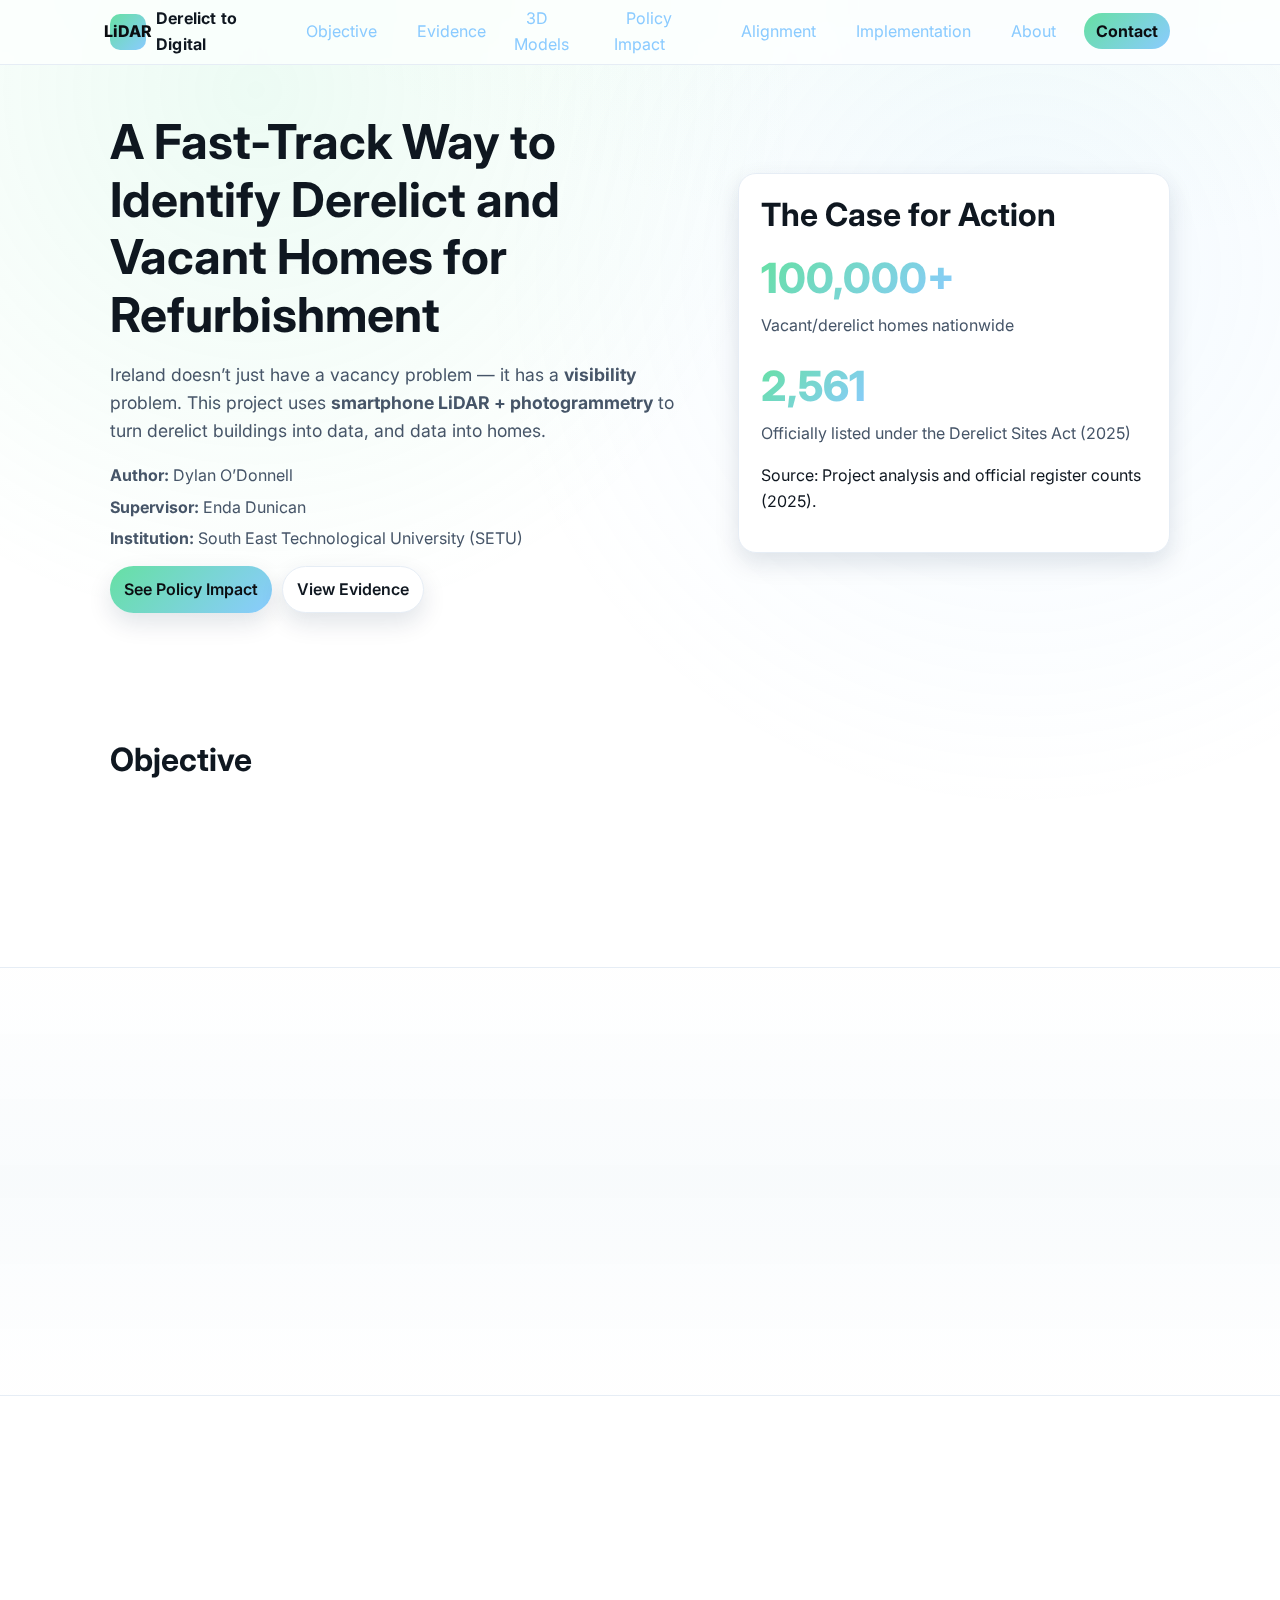
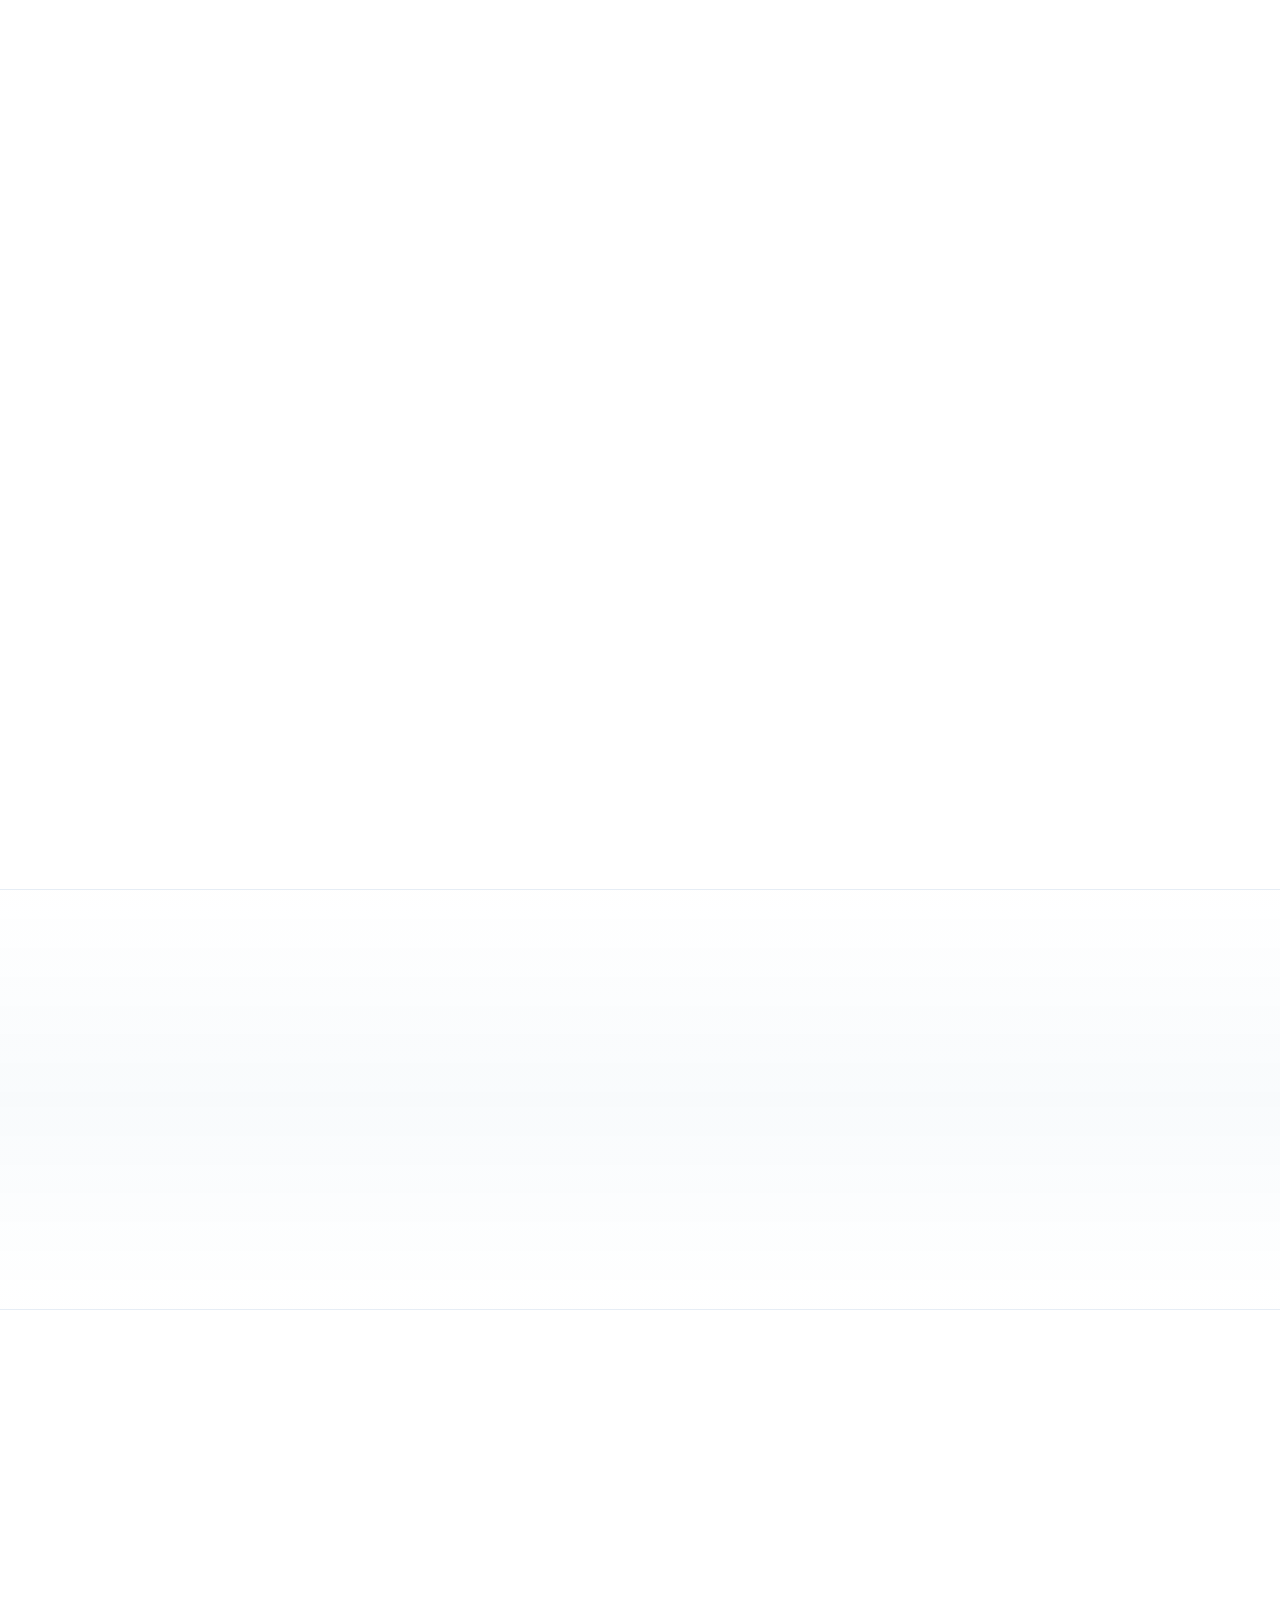
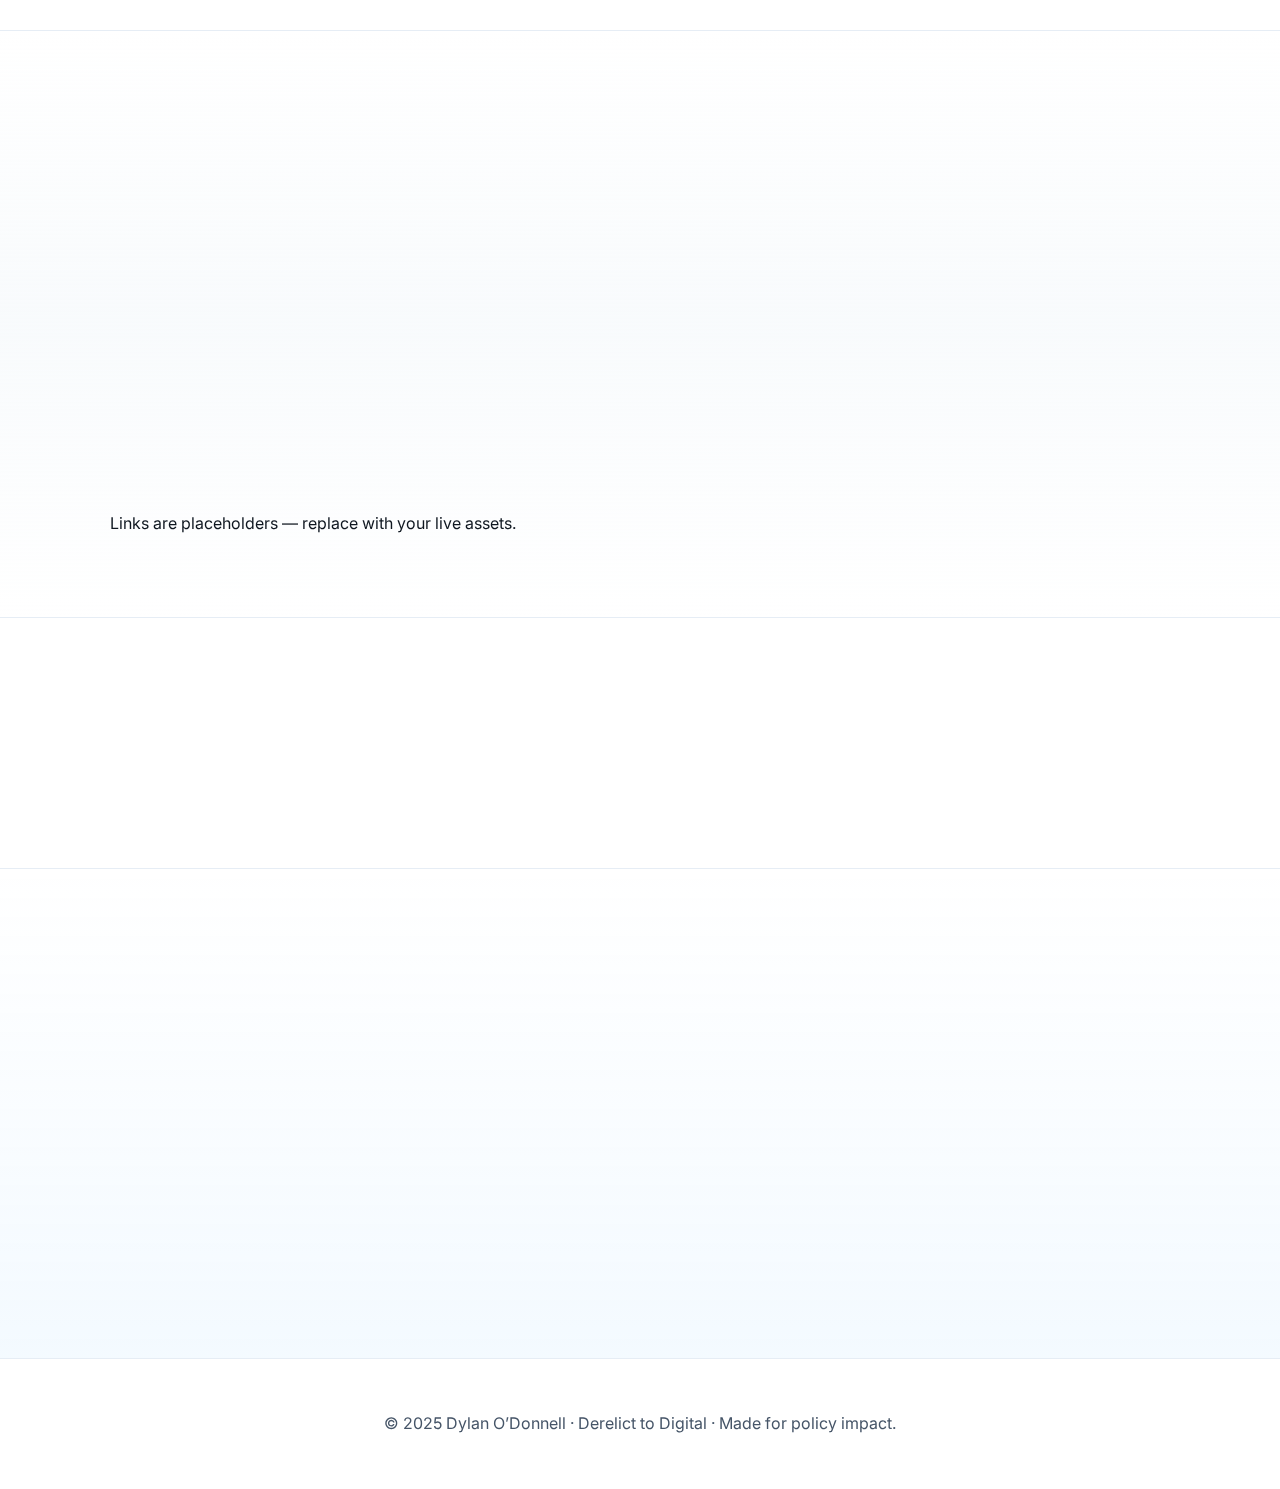
<file: index.html>
<!DOCTYPE html>
<html lang="en">
<head>
  <meta charset="utf-8" />
  <meta name="viewport" content="width=device-width, initial-scale=1" />
  <title>A Fast-Track Way to Identify Derelict and Vacant Homes</title>
  <meta name="description" content="Smartphone LiDAR + photogrammetry for a national dereliction database, tax reform, and local authority enforcement." />
  <link rel="preconnect" href="https://fonts.googleapis.com">
  <link rel="preconnect" href="https://fonts.gstatic.com" crossorigin>
  <link href="https://fonts.googleapis.com/css2?family=Inter:wght@400;600;700&display=swap" rel="stylesheet">
  <link rel="stylesheet" href="styles.css" />
</head>
<body>
  <a class="skip-link" href="#main">Skip to content</a>

  <header class="site-header">
    <div class="container header-inner">
      <a class="brand" href="#top" aria-label="Home">
        <span class="brand-badge" aria-hidden="true">LiDAR</span>
        <span class="brand-text">Derelict to Digital</span>
      </a>
      <nav class="site-nav" aria-label="Primary">
        <button class="nav-toggle" aria-expanded="false" aria-controls="mainmenu" aria-label="Open menu">Menu</button>
        <ul id="mainmenu" class="menu">
          <li><a href="#objective">Objective</a></li>
          <li><a href="#evidence">Evidence</a></li>
          <li><a href="#models">3D Models</a></li>
          <li><a href="#policy-impact">Policy Impact</a></li>
          <li><a href="#alignment">Alignment</a></li>
          <li><a href="#implementation">Implementation</a></li>
          <li><a href="#about">About</a></li>
          <li><a class="cta" href="#contact">Contact</a></li>
        </ul>
      </nav>
    </div>
  </header>

  <main id="main">
    <!-- HERO -->
    <section id="top" class="section hero">
      <div class="container hero-grid">
        <div class="hero-copy reveal">
          <h1>A Fast-Track Way to Identify Derelict and Vacant Homes for Refurbishment</h1>
          <p class="lede">
            Ireland doesn’t just have a vacancy problem — it has a <strong>visibility</strong> problem.
            This project uses <strong>smartphone LiDAR + photogrammetry</strong> to turn derelict buildings into data,
            and data into homes.
          </p>
          <div class="hero-meta">
            <span><strong>Author:</strong> Dylan O’Donnell</span>
            <span><strong>Supervisor:</strong> Enda Dunican</span>
            <span><strong>Institution:</strong> South East Technological University (SETU)</span>
          </div>
          <div class="hero-actions">
            <a class="btn primary" href="#policy-impact">See Policy Impact</a>
            <a class="btn" href="#evidence">View Evidence</a>
          </div>
        </div>
        <div class="hero-card reveal" aria-label="Key metrics">
          <h2 class="card-title">The Case for Action</h2>
          <ul class="stat-list">
            <li>
              <span class="stat">100,000+</span>
              <span class="label">Vacant/derelict homes nationwide</span>
            </li>
            <li>
              <span class="stat">2,561</span>
              <span class="label">Officially listed under the Derelict Sites Act (2025)</span>
            </li>
          </ul>
          <p class="fine-print">Source: Project analysis and official register counts (2025).</p>
        </div>
      </div>
      <div class="hero-ornament" aria-hidden="true"></div>
    </section>

    <!-- OBJECTIVE -->
    <section id="objective" class="section">
      <div class="container">
        <h2 class="reveal">Objective</h2>
        <p class="reveal">
          Test whether <strong>iPhone LiDAR</strong> and <strong>photogrammetry</strong> can create accurate, low-cost 3D models
          of derelict buildings suitable for local authority assessment, enforcement under the <em>Derelict Sites Act (1990)</em>,
          and a Revenue-administered <strong>Derelict Sites Tax</strong> within a unified national database.
        </p>
        <div class="pillbar reveal">
          <span class="pill">Local Authority Assessment</span>
          <span class="pill">Derelict Sites Act Evidence</span>
          <span class="pill">Revenue Tax Roll-out</span>
          <span class="pill">National Database</span>
        </div>
      </div>
    </section>

    <!-- EVIDENCE -->
    <section id="evidence" class="section alt">
      <div class="container">
        <div class="grid-2">
          <div class="reveal">
            <h2>Evidence & Findings</h2>
            <p>
              Interior scans were conducted on a derelict property (Carlow test site) using smartphone LiDAR and photogrammetry.
              Outputs were compared with professional survey data and evaluated for accuracy, cost, and usability.
            </p>
            <ul class="checklist">
              <li>Generate <strong>textured 3D model</strong></li>
              <li>Export <strong>digital floor plan</strong></li>
              <li>Compare against <strong>professional survey</strong></li>
              <li>Assess <strong>accuracy, cost, and speed</strong></li>
            </ul>
          </div>
          <div class="table-wrap reveal" role="region" aria-label="Technical comparison">
            <table class="compare">
              <caption class="sr-only">Traditional vs LiDAR comparison</caption>
              <thead>
                <tr>
                  <th scope="col">Metric</th>
                  <th scope="col">Traditional Survey</th>
                  <th scope="col">LiDAR</th>
                </tr>
              </thead>
              <tbody>
                <tr>
                  <th scope="row">Time</th>
                  <td>1–2 days</td>
                  <td>1–2 hours</td>
                </tr>
                <tr>
                  <th scope="row">Cost</th>
                  <td>€800–€1,500</td>
                  <td>€0–€20</td>
                </tr>
                <tr>
                  <th scope="row">Accuracy</th>
                  <td>~99%</td>
                  <td>97–99%</td>
                </tr>
              </tbody>
            </table>
            <p class="note">Result: ~10× faster at ~90% lower cost with comparable accuracy.</p>
          </div>
        </div>
      </div>
    </section>

    <!-- MODELS (Sketchfab Embeds) -->
    <section id="models" class="section">
      <div class="container">
        <h2 class="reveal">Interactive 3D Models</h2>
        <p class="reveal">Explore real outputs from the project. Use your mouse or touch to orbit, pan, and zoom.</p>
        <div class="model-grid">
          <figure class="model-card reveal">
            <div class="sketchfab-embed" data-title="Bungalow (Carlow) — Derelict LiDAR (textured)" data-uid="3fa92844458744bf92fb8fab2516700c">
              <iframe title="Bungalow (Carlow) — Derelict LiDAR (textured)"
                      src="https://sketchfab.com/models/3fa92844458744bf92fb8fab2516700c/embed?autostart=1&ui_theme=dark&camera=0&dnt=1"
                      allow="autoplay; fullscreen; xr-spatial-tracking"
                      xr-spatial-tracking
                      execution-while-out-of-viewport
                      execution-while-not-rendered
                      web-share
                      loading="lazy"></iframe>
            </div>
            <figcaption>Bungalow (Carlow) — Derelict LiDAR (textured)</figcaption>
          </figure>

          <figure class="model-card reveal">
            <div class="sketchfab-embed" data-title="Interior Scan — Untextured LiDAR" data-uid="1d1c884f11874e12a8eb35aa3c4c6e9b">
              <iframe title="Interior Scan — Untextured LiDAR"
                      src="https://sketchfab.com/models/1d1c884f11874e12a8eb35aa3c4c6e9b/embed?autostart=1&ui_theme=dark&camera=0&dnt=1"
                      allow="autoplay; fullscreen; xr-spatial-tracking"
                      xr-spatial-tracking
                      execution-while-out-of-viewport
                      execution-while-not-rendered
                      web-share
                      loading="lazy"></iframe>
            </div>
            <figcaption>Interior Scan — Untextured LiDAR</figcaption>
          </figure>
        </div>
      </div>
    </section>

    <!-- WORKFLOW -->
    <section id="workflow" class="section">
      <div class="container">
        <h2 class="reveal">Smartphone LiDAR Workflow</h2>
        <ol class="workflow reveal">
          <li><strong>Locate</strong> – Identify a derelict or vacant property</li>
          <li><strong>Capture</strong> – Scan interior with smartphone LiDAR/photogrammetry</li>
          <li><strong>Model</strong> – Generate 3D model & floor plan</li>
          <li><strong>Register</strong> – Add geo-tagged record to digital register</li>
          <li><strong>Enforce</strong> – Use as evidence for levy/tax & compliance</li>
        </ol>
        <div class="media-grid">
          <figure class="media reveal">
            <div class="media-box" aria-hidden="true">Image Placeholder</div>
            <figcaption>iPhone LiDAR interior scan (Carlow)</figcaption>
          </figure>
          <figure class="media reveal">
            <div class="media-box" aria-hidden="true">3D Model</div>
            <figcaption>Textured model generated from scan</figcaption>
          </figure>
          <figure class="media reveal">
            <div class="media-box" aria-hidden="true">Floor Plan</div>
            <figcaption>Digital floor plan export</figcaption>
          </figure>
        </div>
      </div>
    </section>

    <!-- POLICY IMPACT -->
    <section id="policy-impact" class="section alt">
      <div class="container">
        <h2 class="reveal">Policy Impact</h2>
        <div class="cards">
          <article class="card reveal">
            <h3>Derelict Sites Tax (Revenue)</h3>
            <p>Provides verified, geo-tagged evidence for fair, consistent taxation and fewer disputes.</p>
          </article>
          <article class="card reveal">
            <h3>National Derelict & Vacant Database</h3>
            <p>Creates a unified evidence base across all 31 local authorities; integrates with ePlanning.</p>
          </article>
          <article class="card reveal">
            <h3>Stronger Local Enforcement</h3>
            <p>Digital proof under the Derelict Sites Act (1990); accelerates identification and action.</p>
          </article>
          <article class="card reveal">
            <h3>Better Reuse Incentives</h3>
            <p>Feeds Repair & Lease and CPO funding decisions with objective condition data.</p>
          </article>
          <article class="card reveal">
            <h3>Vacant Homes Plan (2025)</h3>
            <p>Supports real-time visibility into reuse-ready properties and outcomes.</p>
          </article>
        </div>
      </div>
    </section>

    <!-- ALIGNMENT -->
    <section id="alignment" class="section">
      <div class="container">
        <h2 class="reveal">Alignment with National Housing Policy</h2>
        <div class="grid-2">
          <div class="reveal">
            <ul class="ticklist">
              <li>Low-cost scans adoptable by all <strong>31 local authorities</strong></li>
              <li>Integration pathway with <strong>Revenue</strong> and <strong>ePlanning</strong> systems</li>
              <li>Enables <strong>10× more surveys per year</strong> within existing budgets</li>
              <li>Builds the <strong>digital foundation</strong> for reuse and tax reform</li>
            </ul>
          </div>
          <aside class="finding reveal">
            <h3>Key Finding</h3>
            <p><strong>Comparable accuracy at 90% lower cost and ~10× faster</strong> — making national-scale coverage feasible now.</p>
          </aside>
        </div>
      </div>
    </section>

    <!-- IMPLEMENTATION -->
    <section id="implementation" class="section alt">
      <div class="container">
        <h2 class="reveal">Implementation Path</h2>
        <ol class="steps reveal">
          <li><strong>Pilot</strong> with one local authority (e.g., Carlow)</li>
          <li><strong>Integrate</strong> scan data with Revenue & ePlanning</li>
          <li><strong>Roll out</strong> to all councils with shared standards</li>
          <li><strong>Train</strong> local staff on smartphone LiDAR workflows</li>
          <li><strong>Publish</strong> a public dashboard for transparency</li>
        </ol>
        <div class="cta-row reveal">
          <a class="btn primary" href="#" aria-disabled="true">Download Policy Brief (PDF)</a>
          <a class="btn" href="#" aria-disabled="true">View Sample 3D Scan (Sketchfab)</a>
        </div>
        <p class="fine-print">Links are placeholders — replace with your live assets.</p>
      </div>
    </section>

    <!-- ABOUT -->
    <section id="about" class="section">
      <div class="container">
        <h2 class="reveal">About the Researcher</h2>
        <p class="reveal">
          <strong>Dylan O’Donnell</strong> — B.Sc. (Hons) Information Technology Management,
          South East Technological University (SETU). Project supervised by <strong>Enda Dunican</strong>.
          Selected for <strong>Póstaeir san Oireachtas (2025)</strong>, Ireland’s national undergraduate policy showcase.
        </p>
      </div>
    </section>

    <!-- CONTACT -->
    <section id="contact" class="section footer-cta">
      <div class="container contact-grid">
        <div class="reveal">
          <h2>Work with Us</h2>
          <p>Interested in piloting this workflow in your local authority or department? Get in touch.</p>
          <ul class="contact-list">
            <li><strong>Email:</strong> <a href="mailto:dylan@example.com">dylan@example.com</a></li>
            <li><strong>LinkedIn:</strong> <a href="https://www.linkedin.com/in/dylan-o-donnell/" target="_blank" rel="noopener">linkedin.com/in/dylan-o-donnell</a></li>
          </ul>
        </div>
        <form class="contact-form reveal" onsubmit="event.preventDefault(); alert('Thanks! Replace this with form endpoint.');">
          <label for="name">Name</label>
          <input id="name" name="name" autocomplete="name" required />

          <label for="email">Email</label>
          <input id="email" type="email" name="email" autocomplete="email" required />

          <label for="message">Message</label>
          <textarea id="message" name="message" rows="4" required></textarea>

          <button class="btn primary" type="submit">Send</button>
        </form>
      </div>
    </section>
  </main>

  <footer class="site-footer">
    <div class="container">
      <p>&copy; 2025 Dylan O’Donnell · Derelict to Digital · Made for policy impact.</p>
    </div>
  </footer>

  <script src="script.js"></script>
</body>
</html>
</file>
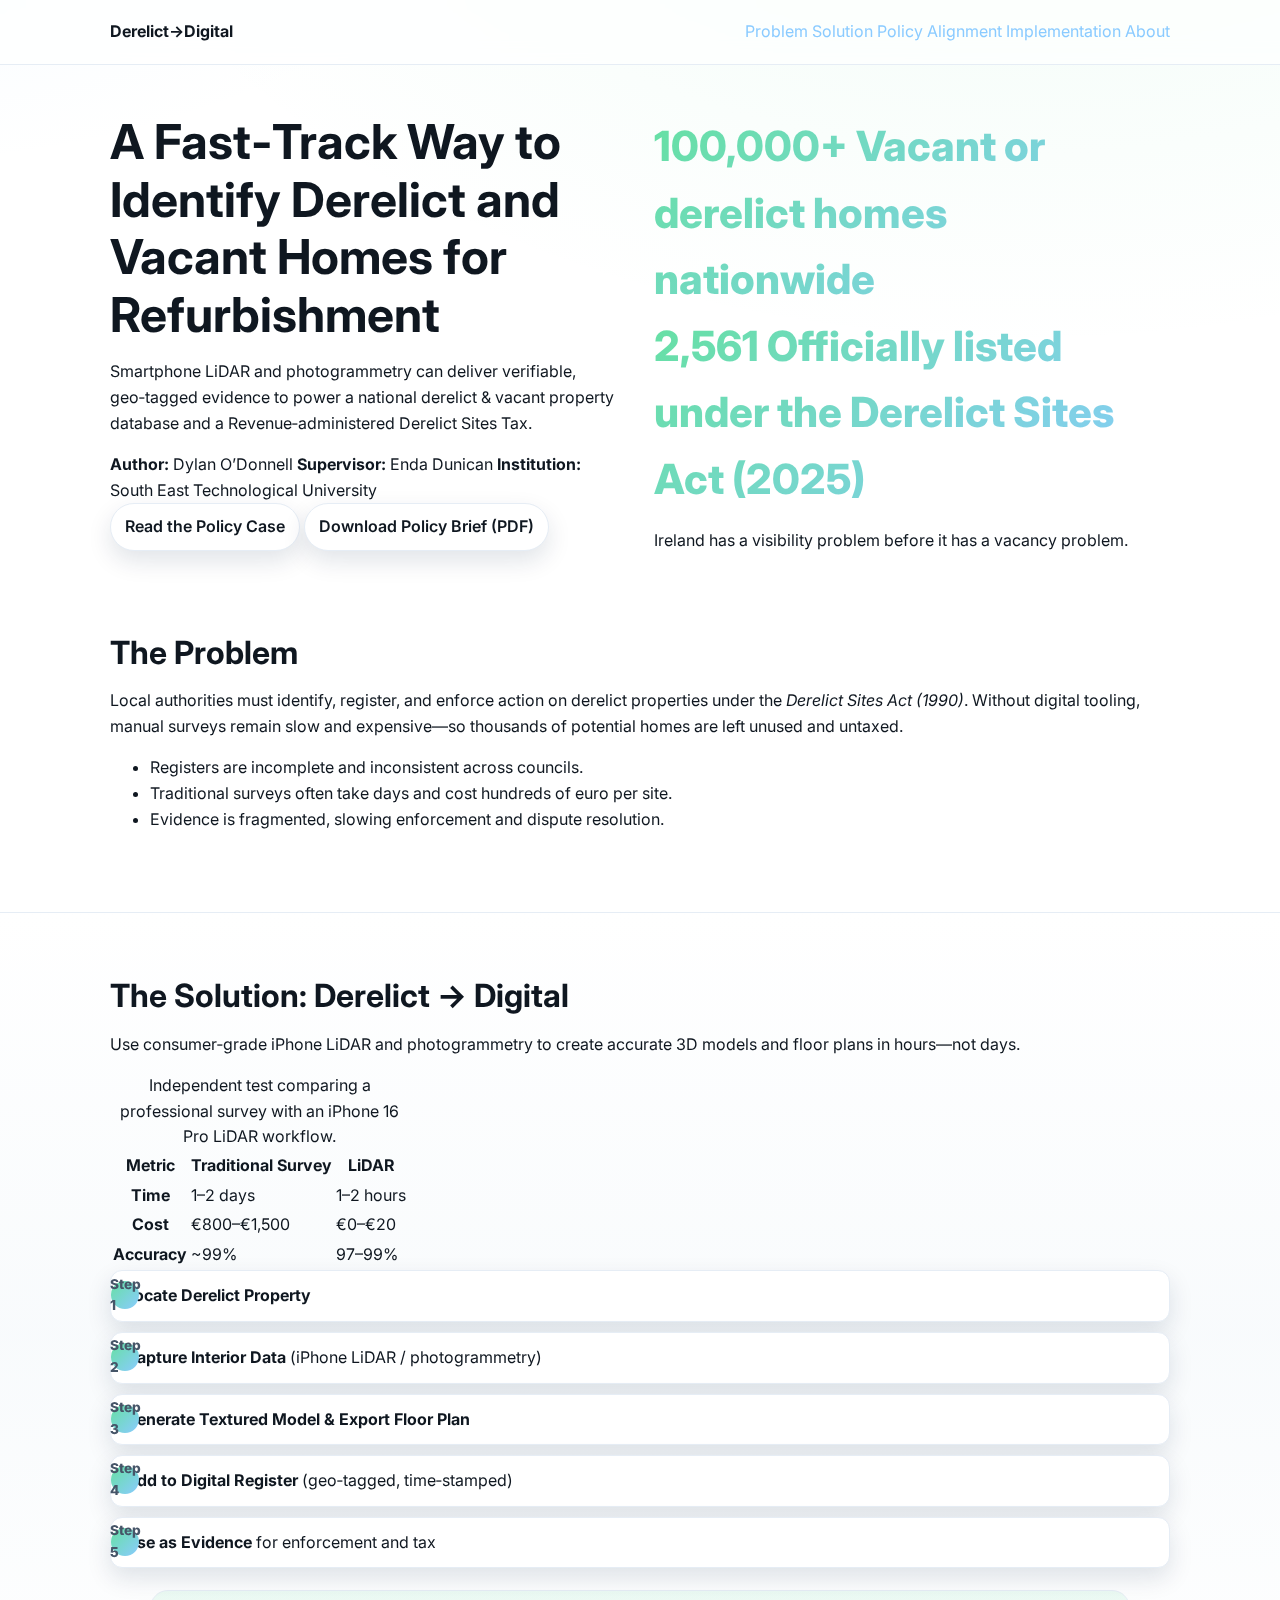
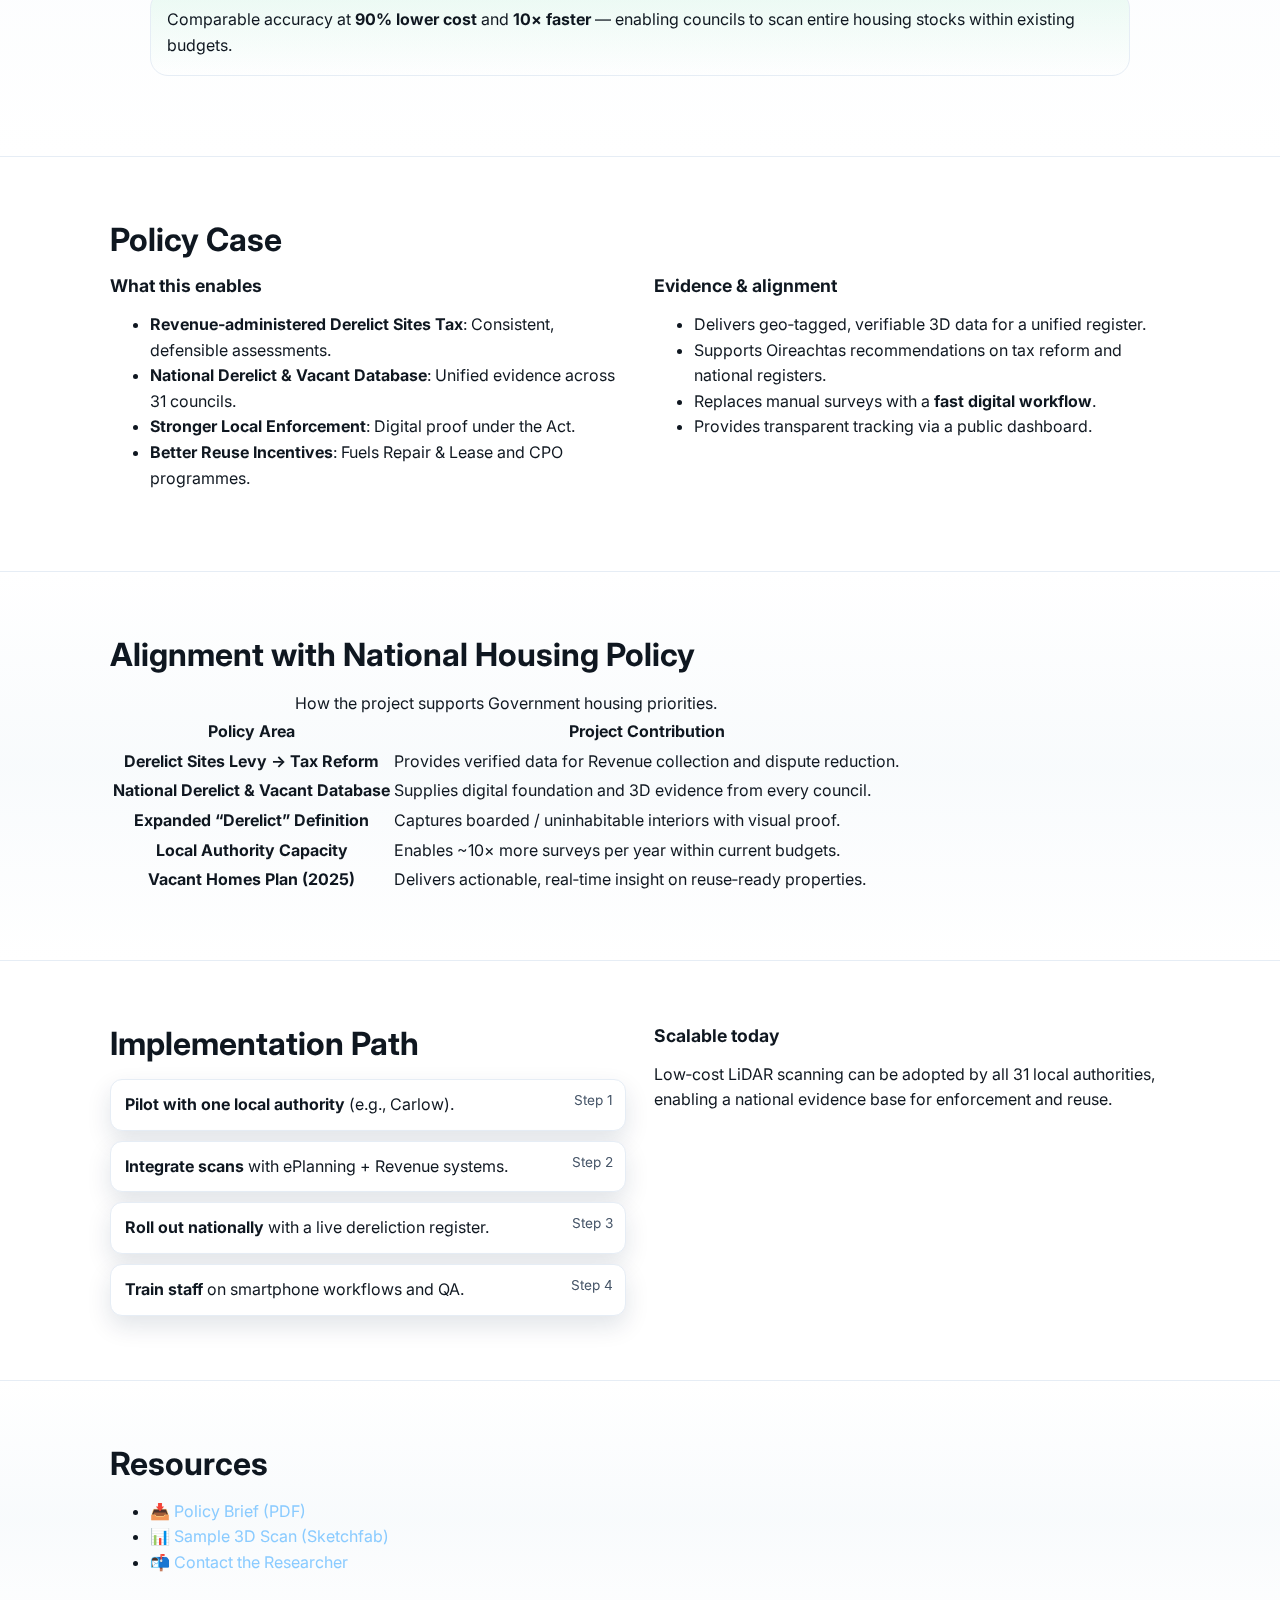
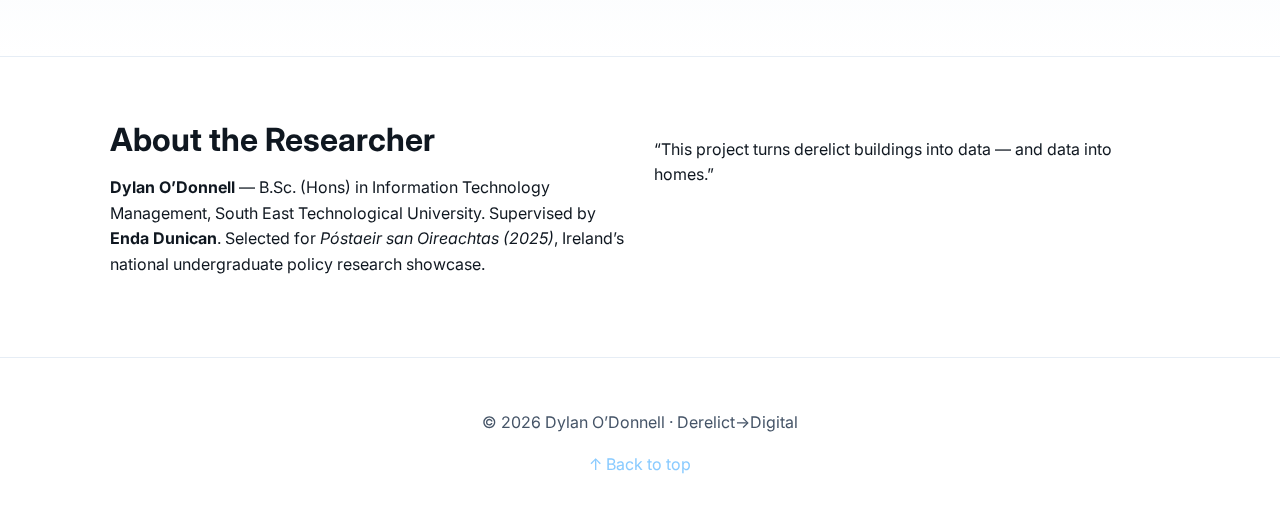
<file: indexold.html>
<!doctype html>
<html lang="en">
<head>
  <meta charset="utf-8" />
  <meta name="viewport" content="width=device-width, initial-scale=1" />
  <title>A Fast‑Track Way to Identify Derelict and Vacant Homes for Refurbishment</title>
  <meta name="description" content="Smartphone LiDAR + photogrammetry to digitise derelict sites, support a national database, and enable Revenue‑administered Derelict Sites Tax." />
  <meta property="og:title" content="Fast‑Track Derelict & Vacant Homes — Policy Site" />
  <meta property="og:description" content="Evidence and policy pathway: scan faster, cost less, enforce better." />
  <meta property="og:type" content="website" />
  <link rel="preconnect" href="https://fonts.gstatic.com" crossorigin>
  <link rel="preload" href="https://fonts.googleapis.com/css2?family=Inter:wght@400;600;700&display=swap" as="style" />
  <link rel="stylesheet" href="https://fonts.googleapis.com/css2?family=Inter:wght@400;600;700&display=swap" />
  <link rel="stylesheet" href="styles.css" />
</head>
<body>
  <a class="skip-link" href="#main">Skip to content</a>

  <header class="site-header">
    <div class="container header-inner">
      <a class="brand" href="#">Derelict→Digital</a>
      <nav class="nav">
        <a href="#problem">Problem</a>
        <a href="#solution">Solution</a>
        <a href="#policy">Policy</a>
        <a href="#alignment">Alignment</a>
        <a href="#implementation">Implementation</a>
        <a href="#about">About</a>
      </nav>
    </div>
  </header>

  <main id="main">
    <!-- HERO -->
    <section class="hero" aria-labelledby="hero-title">
      <div class="container grid-2">
        <div>
          <h1 id="hero-title">A Fast‑Track Way to Identify Derelict and Vacant Homes for Refurbishment</h1>
          <p class="lead">Smartphone LiDAR and photogrammetry can deliver verifiable, geo‑tagged evidence to power a national derelict & vacant property database and a Revenue‑administered Derelict Sites Tax.</p>
          <div class="meta">
            <span><strong>Author:</strong> Dylan O’Donnell</span>
            <span><strong>Supervisor:</strong> Enda Dunican</span>
            <span><strong>Institution:</strong> South East Technological University</span>
          </div>
          <div class="cta-row">
            <a class="btn btn-primary" href="#policy">Read the Policy Case</a>
            <a class="btn btn-ghost" href="#download">Download Policy Brief (PDF)</a>
          </div>
        </div>
        <div>
          <div class="stat-card">
            <div class="stat">
              <span class="stat-number">100,000+</span>
              <span class="stat-label">Vacant or derelict homes nationwide</span>
            </div>
            <div class="divider" role="separator" aria-hidden="true"></div>
            <div class="stat">
              <span class="stat-number">2,561</span>
              <span class="stat-label">Officially listed under the Derelict Sites Act (2025)</span>
            </div>
            <p class="caption">Ireland has a visibility problem before it has a vacancy problem.</p>
          </div>
        </div>
      </div>
    </section>

    <!-- PROBLEM -->
    <section id="problem" class="section" aria-labelledby="problem-title">
      <div class="container">
        <h2 id="problem-title">The Problem</h2>
        <p>Local authorities must identify, register, and enforce action on derelict properties under the <em>Derelict Sites Act (1990)</em>. Without digital tooling, manual surveys remain slow and expensive—so thousands of potential homes are left unused and untaxed.</p>
        <ul class="key-bullets">
          <li>Registers are incomplete and inconsistent across councils.</li>
          <li>Traditional surveys often take days and cost hundreds of euro per site.</li>
          <li>Evidence is fragmented, slowing enforcement and dispute resolution.</li>
        </ul>
      </div>
    </section>

    <!-- SOLUTION / METHODS -->
    <section id="solution" class="section alt" aria-labelledby="solution-title">
      <div class="container">
        <h2 id="solution-title">The Solution: Derelict → Digital</h2>
        <p class="lead">Use consumer‑grade iPhone LiDAR and photogrammetry to create accurate 3D models and floor plans in hours—not days.</p>

        <div class="comparison">
          <table class="table" aria-describedby="comp-caption">
            <caption id="comp-caption">Independent test comparing a professional survey with an iPhone 16 Pro LiDAR workflow.</caption>
            <thead>
              <tr>
                <th scope="col">Metric</th>
                <th scope="col">Traditional Survey</th>
                <th scope="col">LiDAR</th>
              </tr>
            </thead>
            <tbody>
              <tr>
                <th scope="row">Time</th>
                <td>1–2 days</td>
                <td>1–2 hours</td>
              </tr>
              <tr>
                <th scope="row">Cost</th>
                <td>€800–€1,500</td>
                <td>€0–€20</td>
              </tr>
              <tr>
                <th scope="row">Accuracy</th>
                <td>~99%</td>
                <td>97–99%</td>
              </tr>
            </tbody>
          </table>
        </div>

        <div class="workflow">
          <ol class="steps">
            <li><strong>Locate Derelict Property</strong></li>
            <li><strong>Capture Interior Data</strong> (iPhone LiDAR / photogrammetry)</li>
            <li><strong>Generate Textured Model & Export Floor Plan</strong></li>
            <li><strong>Add to Digital Register</strong> (geo‑tagged, time‑stamped)</li>
            <li><strong>Use as Evidence</strong> for enforcement and tax</li>
          </ol>
        </div>

        <blockquote class="finding">Comparable accuracy at <strong>90% lower cost</strong> and <strong>10× faster</strong> — enabling councils to scan entire housing stocks within existing budgets.</blockquote>
      </div>
    </section>

    <!-- POLICY -->
    <section id="policy" class="section" aria-labelledby="policy-title">
      <div class="container">
        <h2 id="policy-title">Policy Case</h2>
        <div class="grid-2 policy-grid">
          <div>
            <h3>What this enables</h3>
            <ul class="key-bullets">
              <li><strong>Revenue‑administered Derelict Sites Tax</strong>: Consistent, defensible assessments.</li>
              <li><strong>National Derelict & Vacant Database</strong>: Unified evidence across 31 councils.</li>
              <li><strong>Stronger Local Enforcement</strong>: Digital proof under the Act.</li>
              <li><strong>Better Reuse Incentives</strong>: Fuels Repair & Lease and CPO programmes.</li>
            </ul>
          </div>
          <div>
            <h3>Evidence & alignment</h3>
            <ul class="key-bullets">
              <li>Delivers geo‑tagged, verifiable 3D data for a unified register.</li>
              <li>Supports Oireachtas recommendations on tax reform and national registers.</li>
              <li>Replaces manual surveys with a <strong>fast digital workflow</strong>.</li>
              <li>Provides transparent tracking via a public dashboard.</li>
            </ul>
          </div>
        </div>
      </div>
    </section>

    <!-- ALIGNMENT TABLE -->
    <section id="alignment" class="section alt" aria-labelledby="align-title">
      <div class="container">
        <h2 id="align-title">Alignment with National Housing Policy</h2>
        <div class="comparison">
          <table class="table" aria-describedby="align-caption">
            <caption id="align-caption">How the project supports Government housing priorities.</caption>
            <thead>
              <tr>
                <th scope="col">Policy Area</th>
                <th scope="col">Project Contribution</th>
              </tr>
            </thead>
            <tbody>
              <tr>
                <th scope="row">Derelict Sites Levy → Tax Reform</th>
                <td>Provides verified data for Revenue collection and dispute reduction.</td>
              </tr>
              <tr>
                <th scope="row">National Derelict & Vacant Database</th>
                <td>Supplies digital foundation and 3D evidence from every council.</td>
              </tr>
              <tr>
                <th scope="row">Expanded “Derelict” Definition</th>
                <td>Captures boarded / uninhabitable interiors with visual proof.</td>
              </tr>
              <tr>
                <th scope="row">Local Authority Capacity</th>
                <td>Enables ~10× more surveys per year within current budgets.</td>
              </tr>
              <tr>
                <th scope="row">Vacant Homes Plan (2025)</th>
                <td>Delivers actionable, real‑time insight on reuse‑ready properties.</td>
              </tr>
            </tbody>
          </table>
        </div>
      </div>
    </section>

    <!-- IMPLEMENTATION -->
    <section id="implementation" class="section" aria-labelledby="impl-title">
      <div class="container grid-2">
        <div>
          <h2 id="impl-title">Implementation Path</h2>
          <ol class="steps">
            <li><strong>Pilot with one local authority</strong> (e.g., Carlow).</li>
            <li><strong>Integrate scans</strong> with ePlanning + Revenue systems.</li>
            <li><strong>Roll out nationally</strong> with a live dereliction register.</li>
            <li><strong>Train staff</strong> on smartphone workflows and QA.</li>
          </ol>
        </div>
        <aside class="aside">
          <h3>Scalable today</h3>
          <p>Low‑cost LiDAR scanning can be adopted by all 31 local authorities, enabling a national evidence base for enforcement and reuse.</p>
        </aside>
      </div>
    </section>

    <!-- DOWNLOADS / LINKS -->
    <section id="download" class="section alt" aria-labelledby="dl-title">
      <div class="container">
        <h2 id="dl-title">Resources</h2>
        <ul class="resource-list">
          <li><a href="#" aria-label="Download the policy brief PDF">📥 Policy Brief (PDF)</a></li>
          <li><a href="#" aria-label="View a sample 3D model on Sketchfab">📊 Sample 3D Scan (Sketchfab)</a></li>
          <li><a href="#" aria-label="Email the researcher">📬 Contact the Researcher</a></li>
        </ul>
      </div>
    </section>

    <!-- ABOUT -->
    <section id="about" class="section" aria-labelledby="about-title">
      <div class="container grid-2">
        <div>
          <h2 id="about-title">About the Researcher</h2>
          <p><strong>Dylan O’Donnell</strong> — B.Sc. (Hons) in Information Technology Management, South East Technological University. Supervised by <strong>Enda Dunican</strong>. Selected for <em>Póstaeir san Oireachtas (2025)</em>, Ireland’s national undergraduate policy research showcase.</p>
        </div>
        <div class="quote">
          <p>“This project turns derelict buildings into data — and data into homes.”</p>
        </div>
      </div>
    </section>
  </main>

  <footer class="site-footer">
    <div class="container footer-inner">
      <p>© <span id="year"></span> Dylan O’Donnell · Derelict→Digital</p>
      <a href="#" class="back-to-top" aria-label="Back to top">↑ Back to top</a>
    </div>
  </footer>

  <script>
    document.getElementById('year').textContent = new Date().getFullYear();
  </script>
</body>
</html>
</file>
<file: styles.css>
/* ----------
  Derelict to Digital — Policy Site
  Author: Dylan O’Donnell
  ---------- */

:root {
  --bg: #0b0d11;
  --bg-alt: #11141a;
  --card: #151a22;
  --text: #e8ecf1;
  --muted: #b7c0cc;
  --brand: #66e0a3;
  --brand-2: #8acbff;
  --accent: #ffe08a;
  --border: #232a36;
  --shadow: 0 10px 30px rgba(0,0,0,.35);
  --radius: 18px;
  --radius-sm: 12px;
  --container: 1100px;
}

@media (prefers-color-scheme: light) {
  :root {
    --bg: #ffffff;
    --bg-alt: #f7fafc;
    --card: #ffffff;
    --text: #0f1720;
    --muted: #465568;
    --border: #e6edf5;
    --shadow: 0 10px 24px rgba(9,30,66,.12);
  }
}

* { box-sizing: border-box; }
html, body { margin: 0; padding: 0; }
body {
  font-family: Inter, system-ui, -apple-system, Segoe UI, Roboto, "Helvetica Neue", Arial, "Noto Sans", "Apple Color Emoji", "Segoe UI Emoji", "Segoe UI Symbol", "Noto Color Emoji", sans-serif;
  color: var(--text);
  background: radial-gradient(80vw 80vh at 80% -10%, rgba(102,224,163,.12), transparent),
              radial-gradient(60vw 60vh at -10% -10%, rgba(138,203,255,.14), transparent),
              var(--bg);
  line-height: 1.6;
}

img { max-width: 100%; display: block; }
a { color: var(--brand-2); text-decoration: none; }
a:hover { text-decoration: underline; }
.container { max-width: var(--container); margin-inline: auto; padding: 0 20px; }

/* Accessibility */
.skip-link {
  position: absolute; left: -9999px; top: auto; width: 1px; height: 1px; overflow: hidden;
}
.skip-link:focus { position: static; width: auto; height: auto; padding: 12px; background: var(--accent); color: #000; }

/* Header */
.site-header {
  position: sticky; top: 0; z-index: 50;
  backdrop-filter: saturate(140%) blur(10px);
  background: color-mix(in srgb, var(--bg) 70%, transparent);
  border-bottom: 1px solid var(--border);
}
.header-inner { display: flex; align-items: center; justify-content: space-between; min-height: 64px; gap: 12px; }
.brand { display: inline-flex; align-items: center; gap: 10px; font-weight: 700; color: var(--text); }
.brand-badge { display: grid; place-content: center; width: 36px; height: 36px; border-radius: 10px; background: linear-gradient(135deg, var(--brand), var(--brand-2)); color: #0b0d11; font-weight: 800; }
.brand-text { letter-spacing: .2px; }

.site-nav .menu { list-style: none; margin: 0; padding: 0; display: flex; gap: 16px; align-items: center; }
.site-nav .menu a { padding: 8px 12px; border-radius: 999px; }
.site-nav .menu a:hover { background: color-mix(in srgb, var(--text) 10%, transparent); text-decoration: none; }
.site-nav .menu .cta { background: linear-gradient(135deg, var(--brand), var(--brand-2)); color: #0b0d11; font-weight: 700; }
.nav-toggle { display: none; }

@media (max-width: 860px) {
  .nav-toggle { display: inline-flex; align-items: center; gap: 8px; padding: 8px 12px; border: 1px solid var(--border); background: var(--card); color: var(--text); border-radius: 10px; }
  .site-nav .menu { position: absolute; right: 20px; top: 64px; display: none; flex-direction: column; background: var(--card); border: 1px solid var(--border); padding: 12px; border-radius: 12px; box-shadow: var(--shadow); }
  .site-nav .menu.open { display: flex; }
}

/* Sections */
.section { padding: 64px 0; }
.section.alt { background: linear-gradient(180deg, transparent, color-mix(in srgb, var(--bg-alt) 85%, transparent), transparent); border-top: 1px solid var(--border); border-bottom: 1px solid var(--border); }

h1, h2, h3 { line-height: 1.2; }
h1 { font-size: clamp(1.8rem, 1.2rem + 2.5vw, 3rem); margin: 0 0 14px; }
h2 { font-size: clamp(1.4rem, 1.1rem + 1.2vw, 2rem); margin: 0 0 16px; }
h3 { font-size: 1.1rem; margin: 0 0 8px; }
.lede { font-size: 1.1rem; color: var(--muted); }

/* Hero */
.hero { padding-top: 48px; }
.hero-grid { display: grid; grid-template-columns: 1.25fr .9fr; gap: 28px; align-items: center; }
.hero-card { background: var(--card); border: 1px solid var(--border); border-radius: var(--radius); padding: 22px; box-shadow: var(--shadow); }
.card-title { margin: 0 0 10px; }
.stat-list { list-style: none; padding: 0; margin: 0; display: grid; gap: 14px; }
.stat { font-size: clamp(1.8rem, 1.2rem + 2.2vw, 2.6rem); font-weight: 800; background: linear-gradient(135deg, var(--brand), var(--brand-2)); -webkit-background-clip: text; background-clip: text; color: transparent; }
.label { color: var(--muted); display: block; margin-top: 2px; }
.hero-meta { display: grid; gap: 6px; margin: 14px 0; color: var(--muted); }
.hero-actions { display: flex; gap: 10px; flex-wrap: wrap; }

/* Buttons & Pills */
.btn { display: inline-flex; align-items: center; gap: 8px; padding: 10px 14px; border-radius: 999px; border: 1px solid var(--border); background: var(--card); color: var(--text); text-decoration: none; font-weight: 600; box-shadow: var(--shadow); }
.btn[aria-disabled="true"] { opacity: .6; pointer-events: none; }
.btn.primary { border: none; background: linear-gradient(135deg, var(--brand), var(--brand-2)); color: #0b0d11; }
.pillbar { display: flex; gap: 8px; flex-wrap: wrap; margin-top: 14px; }
.pill { padding: 6px 10px; border-radius: 999px; background: color-mix(in srgb, var(--text) 10%, transparent); color: var(--text); border: 1px solid var(--border); }

/* Grids */
.grid-2 { display: grid; grid-template-columns: 1fr 1fr; gap: 28px; align-items: start; }
@media (max-width: 900px) {
  .hero-grid, .grid-2 { grid-template-columns: 1fr; }
}

/* Tables */
.table-wrap { overflow-x: auto; background: var(--card); border: 1px solid var(--border); border-radius: var(--radius); padding: 10px; }
.compare { width: 100%; border-collapse: collapse; font-size: .98rem; }
.compare th, .compare td { padding: 12px; border-bottom: 1px solid var(--border); }
.compare thead th { text-align: left; color: var(--muted); font-weight: 600; }
.note { color: var(--muted); margin-top: 8px; font-size: .95rem; }
.sr-only { position: absolute; width: 1px; height: 1px; padding: 0; margin: -1px; overflow: hidden; clip: rect(0, 0, 0, 0); white-space: nowrap; border: 0; }

/* Lists */
.checklist { list-style: none; padding: 0; margin: 0; display: grid; gap: 8px; }
.checklist li::before { content: "✓"; display: inline-block; margin-right: 10px; color: var(--brand); font-weight: 700; }
.ticklist { list-style: none; padding: 0; margin: 0; display: grid; gap: 10px; }
.ticklist li::marker { content: ""; }
.finding { background: linear-gradient(180deg, color-mix(in srgb, var(--brand) 12%, transparent), transparent); border: 1px solid var(--border); border-radius: var(--radius); padding: 16px; }

/* Workflow media */
.workflow { counter-reset: step; display: grid; gap: 12px; padding-left: 0; list-style: none; margin: 0 0 22px; }
.workflow li { padding-left: 40px; position: relative; }
.workflow li::before {
  counter-increment: step;
  content: counter(step);
  position: absolute; left: 0; top: 2px;
  width: 28px; height: 28px; border-radius: 999px;
  background: linear-gradient(135deg, var(--brand), var(--brand-2)); color: #0b0d11;
  display: grid; place-content: center; font-weight: 800;
}
.media-grid { display: grid; grid-template-columns: repeat(3, 1fr); gap: 14px; }
.media { margin: 0; }
.media-box { height: 140px; border: 1px dashed var(--border); border-radius: var(--radius-sm); display: grid; place-content: center; color: var(--muted); background: color-mix(in srgb, var(--text) 3%, transparent); }
.media figcaption { font-size: .9rem; color: var(--muted); margin-top: 6px; }
@media (max-width: 780px) { .media-grid { grid-template-columns: 1fr; } }

/* Cards */
.cards { display: grid; grid-template-columns: repeat(5, 1fr); gap: 14px; }
.card { background: var(--card); border: 1px solid var(--border); border-radius: var(--radius); padding: 16px; box-shadow: var(--shadow); }
@media (max-width: 1000px) { .cards { grid-template-columns: repeat(2, 1fr); } }
@media (max-width: 600px) { .cards { grid-template-columns: 1fr; } }

/* Steps */
.steps { list-style: none; padding: 0; margin: 0; display: grid; gap: 10px; counter-reset: steps; }
.steps li { background: var(--card); border: 1px solid var(--border); border-radius: var(--radius-sm); padding: 12px 14px; box-shadow: var(--shadow); position: relative; }
.steps li::before {
  counter-increment: steps;
  content: "Step " counter(steps);
  position: absolute; right: 12px; top: 10px; color: var(--muted); font-size: .85rem;
}

/* Contact */
.footer-cta { background: linear-gradient(180deg, transparent, color-mix(in srgb, var(--brand-2) 10%, transparent)); border-top: 1px solid var(--border); }
.contact-grid { display: grid; grid-template-columns: 1fr 1fr; gap: 20px; align-items: start; }
.contact-form { display: grid; gap: 10px; background: var(--card); border: 1px solid var(--border); border-radius: var(--radius); padding: 16px; box-shadow: var(--shadow); }
.contact-form input, .contact-form textarea {
  width: 100%; padding: 10px 12px; border-radius: 10px; border: 1px solid var(--border);
  background: color-mix(in srgb, var(--text) 3%, transparent); color: var(--text);
}
.contact-list { list-style: none; padding: 0; margin: 6px 0 0; display: grid; gap: 8px; }
@media (max-width: 860px) { .contact-grid { grid-template-columns: 1fr; } }

/* Footer */
.site-footer { padding: 36px 0; border-top: 1px solid var(--border); color: var(--muted); text-align: center; }

/* ---------- Enhancements (animations, active states, embeds) ---------- */
.site-header.scrolled { box-shadow: var(--shadow); }

.site-nav .menu a.active { background: color-mix(in srgb, var(--brand) 25%, transparent); color: var(--text); }

.reveal { opacity: 0; transform: translateY(14px); transition: opacity .6s ease, transform .6s ease; }
.reveal.in { opacity: 1; transform: translateY(0); }
.reveal:nth-child(2) { transition-delay: .05s; }
.reveal:nth-child(3) { transition-delay: .1s; }
.reveal:nth-child(4) { transition-delay: .15s; }

.hero-ornament {
  position: absolute; inset: 0 auto auto 0; width: 100%; height: 100%;
  background: radial-gradient(60vh 60vh at 20% 10%, rgba(102,224,163,.12), transparent),
              radial-gradient(60vh 60vh at 80% 30%, rgba(138,203,255,.10), transparent);
  pointer-events: none;
  z-index: -1;
  will-change: transform;
}

.model-grid { display: grid; grid-template-columns: 1fr 1fr; gap: 20px; }
.model-card { margin: 0; }
.sketchfab-embed { position: relative; width: 100%; padding-top: 56.25%; border-radius: var(--radius); overflow: hidden; border: 1px solid var(--border); background: var(--card); box-shadow: var(--shadow); }
.sketchfab-embed iframe { position: absolute; inset: 0; width: 100%; height: 100%; border: 0; }

@media (max-width: 900px) {
  .model-grid { grid-template-columns: 1fr; }
}
</file>
